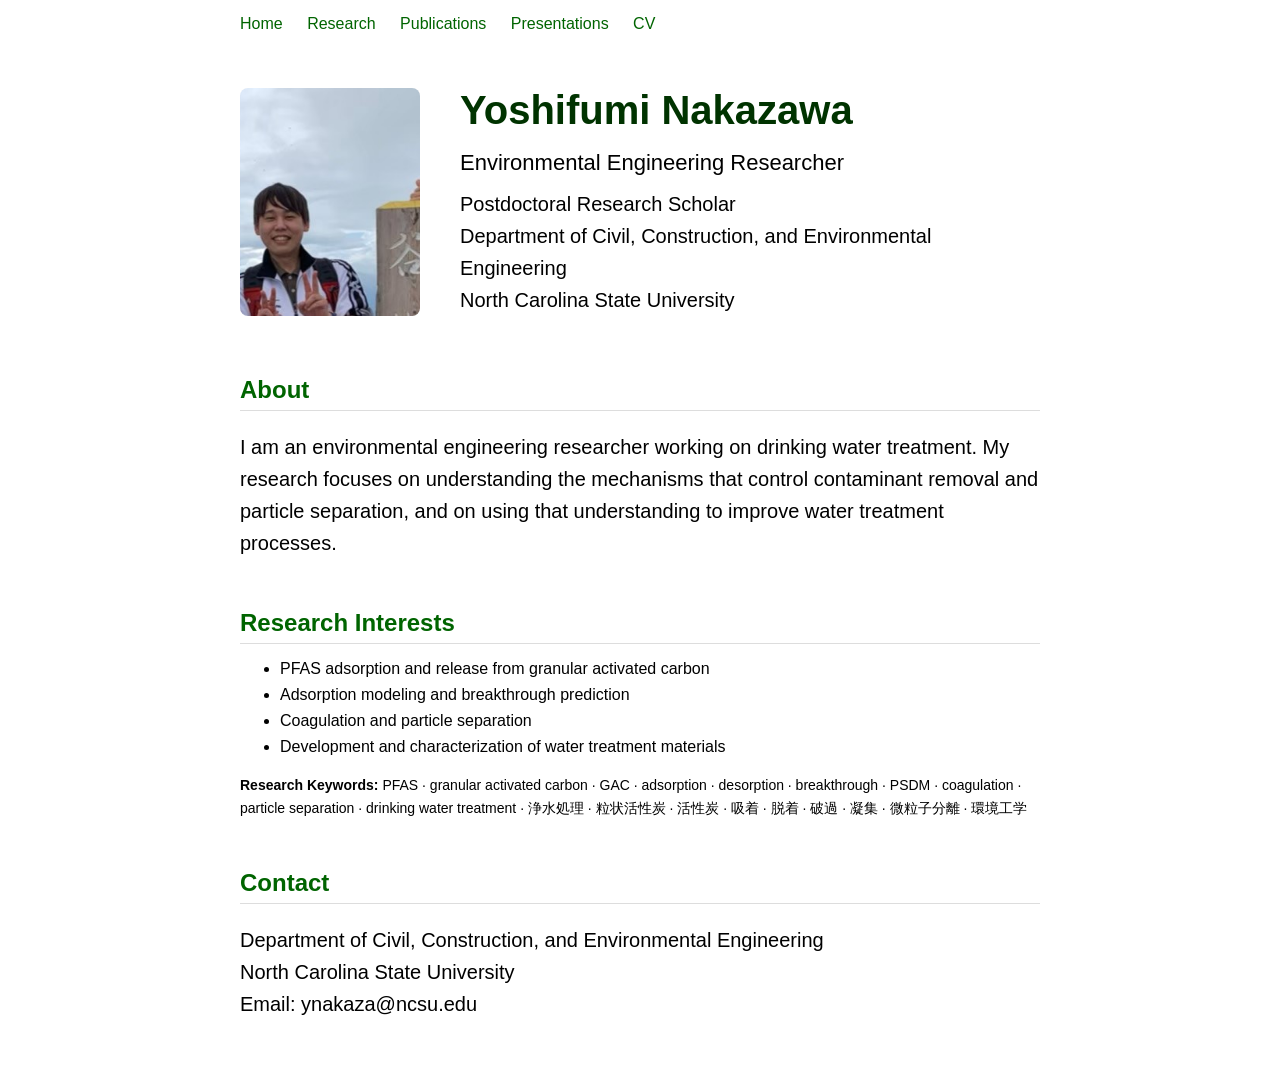
<file: index.html>
<!DOCTYPE html>
<html>
<head>
  <title>Yoshifumi Nakazawa</title>
  <link rel="stylesheet" href="style.css">

</head>

<body>

  <nav>
    <a href="index.html">Home</a>
    <a href="research.html">Research</a>
    <a href="publications.html">Publications</a>
    <a href="presentations.html">Presentations</a>
    <a href="cv.html">CV</a>
  </nav>
<div class="profile-header">

  <img src="me.jpg"
       alt="Yoshifumi Nakazawa"
       class="profile-photo">

  <div class="profile-info">
    <h1>Yoshifumi Nakazawa</h1>

    <p class="subtitle">
      Environmental Engineering Researcher
    </p>

    <p>
      Postdoctoral Research Scholar<br>
      Department of Civil, Construction, and Environmental Engineering<br>
      North Carolina State University
    </p>
  </div>

</div>
  <h2>About</h2>

  <p>
    I am an environmental engineering researcher working on drinking water
    treatment. My research focuses on understanding the mechanisms that
    control contaminant removal and particle separation, and on using that
    understanding to improve water treatment processes.
  </p>

  <h2>Research Interests</h2>

  <ul>
    <li>PFAS adsorption and release from granular activated carbon</li>
    <li>Adsorption modeling and breakthrough prediction</li>
    <li>Coagulation and particle separation</li>
    <li>Development and characterization of water treatment materials</li>
  </ul>
<div class="research-keywords">
  <strong>Research Keywords:</strong>
  PFAS · granular activated carbon · GAC · adsorption · desorption ·
  breakthrough · PSDM · coagulation · particle separation ·
  drinking water treatment · 浄水処理 · 粒状活性炭 · 活性炭 ·
  吸着 · 脱着 · 破過 · 凝集 · 微粒子分離 · 環境工学
</div>

<h2>Contact</h2>

<p>
  Department of Civil, Construction, and Environmental Engineering<br>
  North Carolina State University<br>
  Email: ynakaza@ncsu.edu
</p>
</body>
</html>
</file>
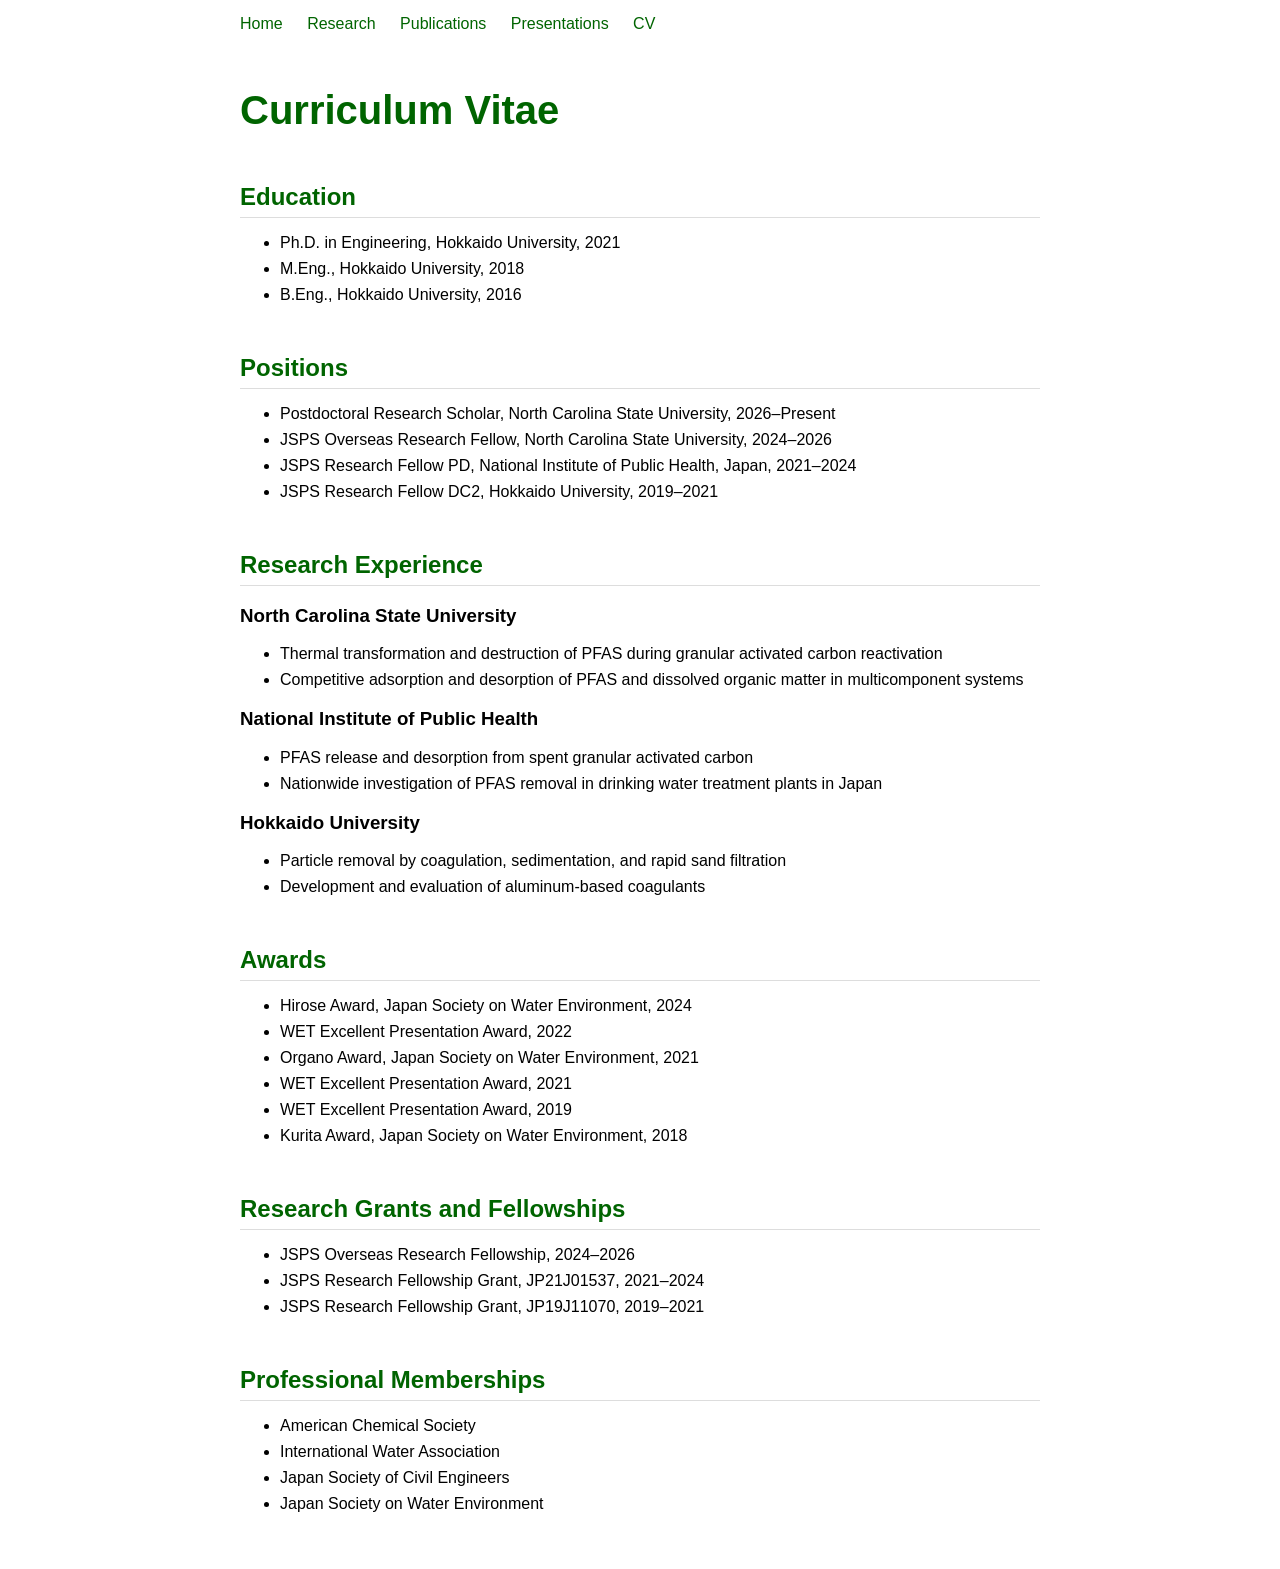
<file: cv.html>
<!DOCTYPE html>
<html>
<head>
  <title>CV | Yoshifumi Nakazawa</title>
  <link rel="stylesheet" href="style.css">
</head>

<body>

  <nav>
    <a href="index.html">Home</a>
    <a href="research.html">Research</a>
    <a href="publications.html">Publications</a>
    <a href="presentations.html">Presentations</a>
    <a href="cv.html">CV</a>
  </nav>

  <h1>Curriculum Vitae</h1>

  <h2>Education</h2>
  <ul>
    <li>Ph.D. in Engineering, Hokkaido University, 2021</li>
    <li>M.Eng., Hokkaido University, 2018</li>
    <li>B.Eng., Hokkaido University, 2016</li>
  </ul>

  <h2>Positions</h2>
  <ul>
    <li>
      Postdoctoral Research Scholar,
      North Carolina State University,
      2026–Present
    </li>
    <li>
      JSPS Overseas Research Fellow,
      North Carolina State University,
      2024–2026
    </li>
    <li>
      JSPS Research Fellow PD,
      National Institute of Public Health, Japan,
      2021–2024
    </li>
    <li>
      JSPS Research Fellow DC2,
      Hokkaido University,
      2019–2021
    </li>
  </ul>

  <h2>Research Experience</h2>

  <h3>North Carolina State University</h3>
  <ul>
    <li>
      Thermal transformation and destruction of PFAS during
      granular activated carbon reactivation
    </li>
    <li>
      Competitive adsorption and desorption of PFAS and
      dissolved organic matter in multicomponent systems
    </li>
  </ul>

  <h3>National Institute of Public Health</h3>
  <ul>
    <li>
      PFAS release and desorption from spent granular activated carbon
    </li>
    <li>
      Nationwide investigation of PFAS removal in drinking water
      treatment plants in Japan
    </li>
  </ul>

  <h3>Hokkaido University</h3>
  <ul>
    <li>
      Particle removal by coagulation, sedimentation, and rapid sand filtration
    </li>
    <li>
      Development and evaluation of aluminum-based coagulants
    </li>
  </ul>

  <h2>Awards</h2>
  <ul>
    <li>Hirose Award, Japan Society on Water Environment, 2024</li>
    <li>WET Excellent Presentation Award, 2022</li>
    <li>Organo Award, Japan Society on Water Environment, 2021</li>
    <li>WET Excellent Presentation Award, 2021</li>
    <li>WET Excellent Presentation Award, 2019</li>
    <li>Kurita Award, Japan Society on Water Environment, 2018</li>
  </ul>

  <h2>Research Grants and Fellowships</h2>
  <ul>
    <li>JSPS Overseas Research Fellowship, 2024–2026</li>
    <li>JSPS Research Fellowship Grant, JP21J01537, 2021–2024</li>
    <li>JSPS Research Fellowship Grant, JP19J11070, 2019–2021</li>
  </ul>

  <h2>Professional Memberships</h2>
  <ul>
    <li>American Chemical Society</li>
    <li>International Water Association</li>
    <li>Japan Society of Civil Engineers</li>
    <li>Japan Society on Water Environment</li>
  </ul>

</body>
</html>
</file>
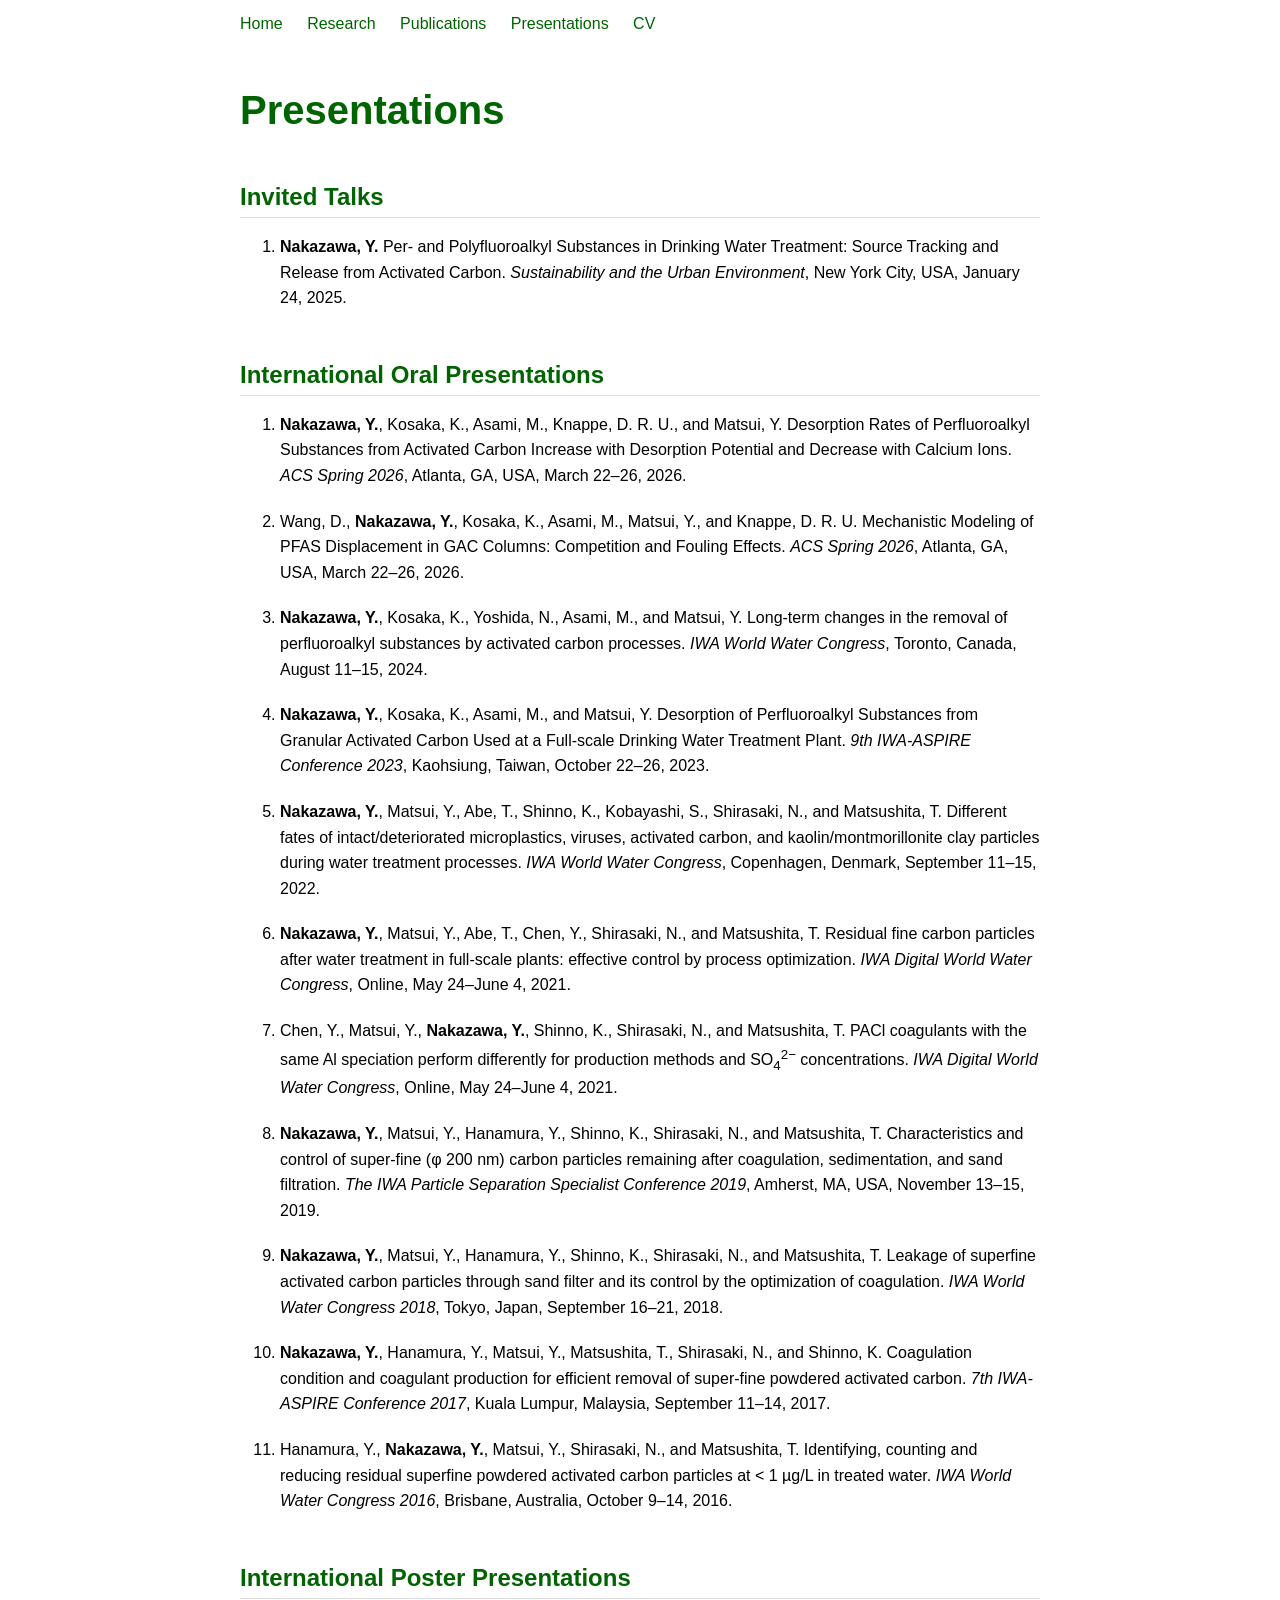
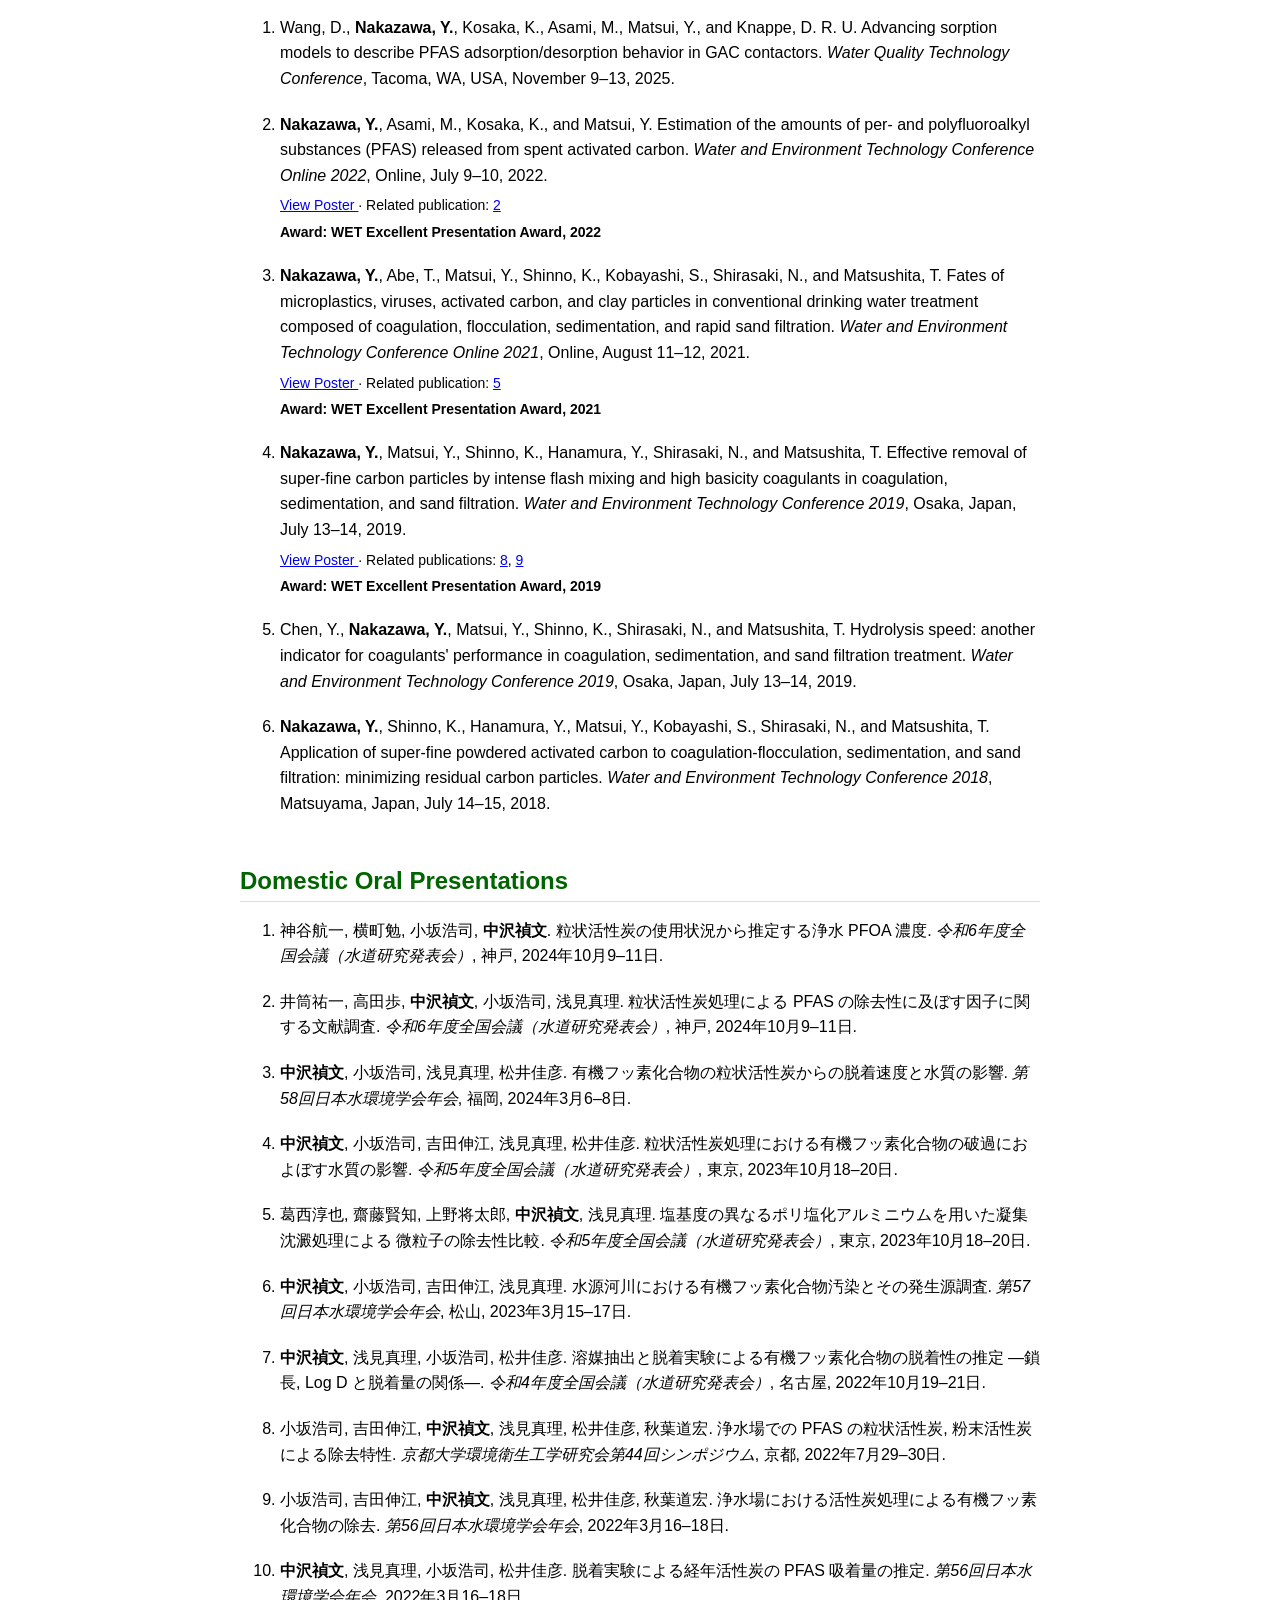
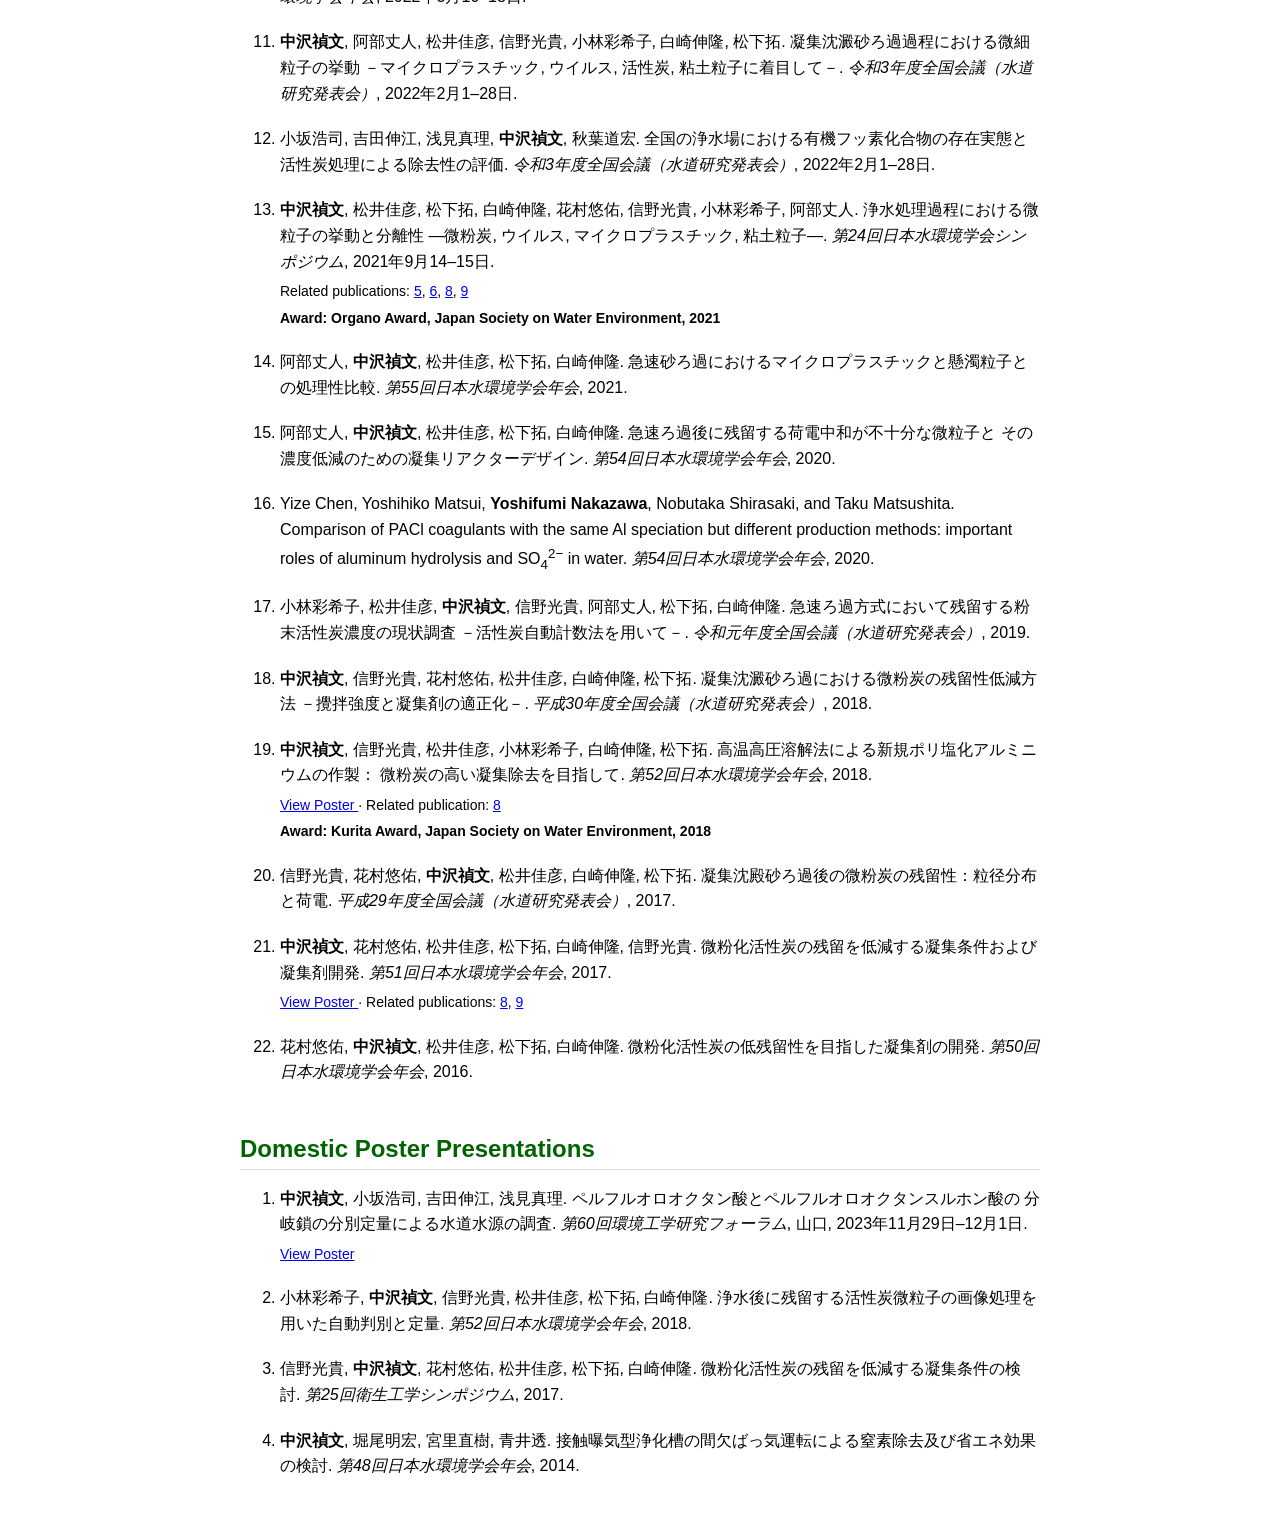
<file: presentations.html>
<!DOCTYPE html>
<html lang="en">

<head>
  <meta charset="UTF-8">
  <meta name="viewport" content="width=device-width, initial-scale=1.0">

  <title>Presentations | Yoshifumi Nakazawa</title>

  <link rel="stylesheet" href="style.css">
</head>

<body>

  <nav>
    <a href="index.html">Home</a>
    <a href="research.html">Research</a>
    <a href="publications.html">Publications</a>
    <a href="presentations.html">Presentations</a>
    <a href="cv.html">CV</a>
  </nav>


  <h1>Presentations</h1>


  <h2>Invited Talks</h2>

  <ol class="presentations">

    <li>
      <strong>Nakazawa, Y.</strong>
      Per- and Polyfluoroalkyl Substances in Drinking Water Treatment:
      Source Tracking and Release from Activated Carbon.
      <em>Sustainability and the Urban Environment</em>,
      New York City, USA, January 24, 2025.
    </li>

  </ol>


  <h2>International Oral Presentations</h2>

  <ol class="presentations">

    <li>
      <strong>Nakazawa, Y.</strong>, Kosaka, K., Asami, M.,
      Knappe, D. R. U., and Matsui, Y.
      Desorption Rates of Perfluoroalkyl Substances from Activated Carbon
      Increase with Desorption Potential and Decrease with Calcium Ions.
      <em>ACS Spring 2026</em>,
      Atlanta, GA, USA, March 22–26, 2026.
    </li>

    <li>
      Wang, D., <strong>Nakazawa, Y.</strong>, Kosaka, K.,
      Asami, M., Matsui, Y., and Knappe, D. R. U.
      Mechanistic Modeling of PFAS Displacement in GAC Columns:
      Competition and Fouling Effects.
      <em>ACS Spring 2026</em>,
      Atlanta, GA, USA, March 22–26, 2026.
    </li>

    <li>
      <strong>Nakazawa, Y.</strong>, Kosaka, K., Yoshida, N.,
      Asami, M., and Matsui, Y.
      Long-term changes in the removal of perfluoroalkyl substances
      by activated carbon processes.
      <em>IWA World Water Congress</em>,
      Toronto, Canada, August 11–15, 2024.
    </li>

    <li>
      <strong>Nakazawa, Y.</strong>, Kosaka, K., Asami, M.,
      and Matsui, Y.
      Desorption of Perfluoroalkyl Substances from Granular Activated Carbon
      Used at a Full-scale Drinking Water Treatment Plant.
      <em>9th IWA-ASPIRE Conference 2023</em>,
      Kaohsiung, Taiwan, October 22–26, 2023.
    </li>

    <li>
      <strong>Nakazawa, Y.</strong>, Matsui, Y., Abe, T.,
      Shinno, K., Kobayashi, S., Shirasaki, N., and Matsushita, T.
      Different fates of intact/deteriorated microplastics, viruses,
      activated carbon, and kaolin/montmorillonite clay particles
      during water treatment processes.
      <em>IWA World Water Congress</em>,
      Copenhagen, Denmark, September 11–15, 2022.
    </li>

    <li>
      <strong>Nakazawa, Y.</strong>, Matsui, Y., Abe, T.,
      Chen, Y., Shirasaki, N., and Matsushita, T.
      Residual fine carbon particles after water treatment in full-scale plants:
      effective control by process optimization.
      <em>IWA Digital World Water Congress</em>,
      Online, May 24–June 4, 2021.
    </li>

    <li>
      Chen, Y., Matsui, Y., <strong>Nakazawa, Y.</strong>,
      Shinno, K., Shirasaki, N., and Matsushita, T.
      PACl coagulants with the same Al speciation perform differently
      for production methods and SO<sub>4</sub><sup>2−</sup> concentrations.
      <em>IWA Digital World Water Congress</em>,
      Online, May 24–June 4, 2021.
    </li>

    <li>
      <strong>Nakazawa, Y.</strong>, Matsui, Y., Hanamura, Y.,
      Shinno, K., Shirasaki, N., and Matsushita, T.
      Characteristics and control of super-fine (φ 200 nm) carbon particles
      remaining after coagulation, sedimentation, and sand filtration.
      <em>The IWA Particle Separation Specialist Conference 2019</em>,
      Amherst, MA, USA, November 13–15, 2019.
    </li>

    <li>
      <strong>Nakazawa, Y.</strong>, Matsui, Y., Hanamura, Y.,
      Shinno, K., Shirasaki, N., and Matsushita, T.
      Leakage of superfine activated carbon particles through sand filter
      and its control by the optimization of coagulation.
      <em>IWA World Water Congress 2018</em>,
      Tokyo, Japan, September 16–21, 2018.
    </li>

    <li>
      <strong>Nakazawa, Y.</strong>, Hanamura, Y., Matsui, Y.,
      Matsushita, T., Shirasaki, N., and Shinno, K.
      Coagulation condition and coagulant production for efficient removal
      of super-fine powdered activated carbon.
      <em>7th IWA-ASPIRE Conference 2017</em>,
      Kuala Lumpur, Malaysia, September 11–14, 2017.
    </li>

    <li>
      Hanamura, Y., <strong>Nakazawa, Y.</strong>, Matsui, Y.,
      Shirasaki, N., and Matsushita, T.
      Identifying, counting and reducing residual superfine powdered
      activated carbon particles at &lt; 1 µg/L in treated water.
      <em>IWA World Water Congress 2016</em>,
      Brisbane, Australia, October 9–14, 2016.
    </li>

  </ol>


  <h2>International Poster Presentations</h2>

  <ol class="presentations">

    <li>
      Wang, D., <strong>Nakazawa, Y.</strong>, Kosaka, K.,
      Asami, M., Matsui, Y., and Knappe, D. R. U.
      Advancing sorption models to describe PFAS adsorption/desorption
      behavior in GAC contactors.
      <em>Water Quality Technology Conference</em>,
      Tacoma, WA, USA, November 9–13, 2025.
    </li>

<li>
  <strong>Nakazawa, Y.</strong>, Asami, M., Kosaka, K., and Matsui, Y.
  Estimation of the amounts of per- and polyfluoroalkyl substances
  (PFAS) released from spent activated carbon.
  <em>Water and Environment Technology Conference Online 2022</em>,
  Online, July 9–10, 2022.

  <div class="presentation-links">
    <a href="poster-wet2022.html">
      View Poster
    </a>
    ·
    Related publication:
    <a href="publications.html#pub2">2</a>
  </div>

  <div class="presentation-award">
    Award: WET Excellent Presentation Award, 2022
  </div>
</li>

<li>
  <strong>Nakazawa, Y.</strong>, Abe, T., Matsui, Y.,
  Shinno, K., Kobayashi, S., Shirasaki, N., and Matsushita, T.
  Fates of microplastics, viruses, activated carbon, and clay particles
  in conventional drinking water treatment composed of coagulation,
  flocculation, sedimentation, and rapid sand filtration.
  <em>Water and Environment Technology Conference Online 2021</em>,
  Online, August 11–12, 2021.

  <div class="presentation-links">
    <a href="poster-wet2021.html">
      View Poster
    </a>
    ·
    Related publication:
    <a href="publications.html#pub5">5</a>
  </div>

  <div class="presentation-award">
    Award: WET Excellent Presentation Award, 2021
  </div>
</li>

<li>
  <strong>Nakazawa, Y.</strong>, Matsui, Y., Shinno, K.,
  Hanamura, Y., Shirasaki, N., and Matsushita, T.
  Effective removal of super-fine carbon particles by intense flash mixing
  and high basicity coagulants in coagulation, sedimentation,
  and sand filtration.
  <em>Water and Environment Technology Conference 2019</em>,
  Osaka, Japan, July 13–14, 2019.

  <div class="presentation-links">
    <a href="poster-wet2019.html">
      View Poster
    </a>
    ·
    Related publications:
    <a href="publications.html#pub8">8</a>,
    <a href="publications.html#pub9">9</a>
  </div>

  <div class="presentation-award">
    Award: WET Excellent Presentation Award, 2019
  </div>
</li>

    <li>
      Chen, Y., <strong>Nakazawa, Y.</strong>, Matsui, Y.,
      Shinno, K., Shirasaki, N., and Matsushita, T.
      Hydrolysis speed: another indicator for coagulants' performance
      in coagulation, sedimentation, and sand filtration treatment.
      <em>Water and Environment Technology Conference 2019</em>,
      Osaka, Japan, July 13–14, 2019.
    </li>

    <li>
      <strong>Nakazawa, Y.</strong>, Shinno, K., Hanamura, Y.,
      Matsui, Y., Kobayashi, S., Shirasaki, N., and Matsushita, T.
      Application of super-fine powdered activated carbon to
      coagulation-flocculation, sedimentation, and sand filtration:
      minimizing residual carbon particles.
      <em>Water and Environment Technology Conference 2018</em>,
      Matsuyama, Japan, July 14–15, 2018.
    </li>

  </ol>
<h2>Domestic Oral Presentations</h2>

<ol class="presentations">

  <li>
    神谷航一, 横町勉, 小坂浩司, <strong>中沢禎文</strong>.
    粒状活性炭の使用状況から推定する浄水 PFOA 濃度.
    <em>令和6年度全国会議（水道研究発表会）</em>,
    神戸, 2024年10月9–11日.
  </li>

  <li>
    井筒祐一, 高田歩, <strong>中沢禎文</strong>, 小坂浩司, 浅見真理.
    粒状活性炭処理による PFAS の除去性に及ぼす因子に関する文献調査.
    <em>令和6年度全国会議（水道研究発表会）</em>,
    神戸, 2024年10月9–11日.
  </li>

  <li>
    <strong>中沢禎文</strong>, 小坂浩司, 浅見真理, 松井佳彦.
    有機フッ素化合物の粒状活性炭からの脱着速度と水質の影響.
    <em>第58回日本水環境学会年会</em>,
    福岡, 2024年3月6–8日.
  </li>

  <li>
    <strong>中沢禎文</strong>, 小坂浩司, 吉田伸江, 浅見真理, 松井佳彦.
    粒状活性炭処理における有機フッ素化合物の破過におよぼす水質の影響.
    <em>令和5年度全国会議（水道研究発表会）</em>,
    東京, 2023年10月18–20日.
  </li>

  <li>
    葛西淳也, 齋藤賢知, 上野将太郎, <strong>中沢禎文</strong>, 浅見真理.
    塩基度の異なるポリ塩化アルミニウムを用いた凝集沈澱処理による
    微粒子の除去性比較.
    <em>令和5年度全国会議（水道研究発表会）</em>,
    東京, 2023年10月18–20日.
  </li>

  <li>
    <strong>中沢禎文</strong>, 小坂浩司, 吉田伸江, 浅見真理.
    水源河川における有機フッ素化合物汚染とその発生源調査.
    <em>第57回日本水環境学会年会</em>,
    松山, 2023年3月15–17日.
  </li>

  <li>
    <strong>中沢禎文</strong>, 浅見真理, 小坂浩司, 松井佳彦.
    溶媒抽出と脱着実験による有機フッ素化合物の脱着性の推定
    ―鎖長, Log D と脱着量の関係―.
    <em>令和4年度全国会議（水道研究発表会）</em>,
    名古屋, 2022年10月19–21日.
  </li>

  <li>
    小坂浩司, 吉田伸江, <strong>中沢禎文</strong>, 浅見真理,
    松井佳彦, 秋葉道宏.
    浄水場での PFAS の粒状活性炭, 粉末活性炭による除去特性.
    <em>京都大学環境衛生工学研究会第44回シンポジウム</em>,
    京都, 2022年7月29–30日.
  </li>

  <li>
    小坂浩司, 吉田伸江, <strong>中沢禎文</strong>, 浅見真理,
    松井佳彦, 秋葉道宏.
    浄水場における活性炭処理による有機フッ素化合物の除去.
    <em>第56回日本水環境学会年会</em>,
    2022年3月16–18日.
  </li>

  <li>
    <strong>中沢禎文</strong>, 浅見真理, 小坂浩司, 松井佳彦.
    脱着実験による経年活性炭の PFAS 吸着量の推定.
    <em>第56回日本水環境学会年会</em>,
    2022年3月16–18日.
  </li>

  <li>
    <strong>中沢禎文</strong>, 阿部丈人, 松井佳彦, 信野光貴,
    小林彩希子, 白崎伸隆, 松下拓.
    凝集沈澱砂ろ過過程における微細粒子の挙動
    －マイクロプラスチック, ウイルス, 活性炭, 粘土粒子に着目して－.
    <em>令和3年度全国会議（水道研究発表会）</em>,
    2022年2月1–28日.
  </li>

  <li>
    小坂浩司, 吉田伸江, 浅見真理, <strong>中沢禎文</strong>, 秋葉道宏.
    全国の浄水場における有機フッ素化合物の存在実態と
    活性炭処理による除去性の評価.
    <em>令和3年度全国会議（水道研究発表会）</em>,
    2022年2月1–28日.
  </li>

<li>
  <strong>中沢禎文</strong>, 松井佳彦, 松下拓, 白崎伸隆,
  花村悠佑, 信野光貴, 小林彩希子, 阿部丈人.
  浄水処理過程における微粒子の挙動と分離性
  ―微粉炭, ウイルス, マイクロプラスチック, 粘土粒子―.
  <em>第24回日本水環境学会シンポジウム</em>,
  2021年9月14–15日.

  <div class="presentation-links">
    Related publications:
    <a href="publications.html#pub5">5</a>,
    <a href="publications.html#pub6">6</a>,
    <a href="publications.html#pub8">8</a>,
    <a href="publications.html#pub9">9</a>
  </div>

  <div class="presentation-award">
    Award: Organo Award, Japan Society on Water Environment, 2021
  </div>
</li>

  <li>
    阿部丈人, <strong>中沢禎文</strong>, 松井佳彦, 松下拓, 白崎伸隆.
    急速砂ろ過におけるマイクロプラスチックと懸濁粒子との処理性比較.
    <em>第55回日本水環境学会年会</em>,
    2021.
  </li>

  <li>
    阿部丈人, <strong>中沢禎文</strong>, 松井佳彦, 松下拓, 白崎伸隆.
    急速ろ過後に残留する荷電中和が不十分な微粒子と
    その濃度低減のための凝集リアクターデザイン.
    <em>第54回日本水環境学会年会</em>,
    2020.
  </li>

  <li>
    Yize Chen, Yoshihiko Matsui, <strong>Yoshifumi Nakazawa</strong>,
    Nobutaka Shirasaki, and Taku Matsushita.
    Comparison of PACl coagulants with the same Al speciation but different
    production methods: important roles of aluminum hydrolysis and
    SO<sub>4</sub><sup>2−</sup> in water.
    <em>第54回日本水環境学会年会</em>,
    2020.
  </li>

  <li>
    小林彩希子, 松井佳彦, <strong>中沢禎文</strong>, 信野光貴,
    阿部丈人, 松下拓, 白崎伸隆.
    急速ろ過方式において残留する粉末活性炭濃度の現状調査
    －活性炭自動計数法を用いて－.
    <em>令和元年度全国会議（水道研究発表会）</em>,
    2019.
  </li>

  <li>
    <strong>中沢禎文</strong>, 信野光貴, 花村悠佑, 松井佳彦,
    白崎伸隆, 松下拓.
    凝集沈澱砂ろ過における微粉炭の残留性低減方法
    －攪拌強度と凝集剤の適正化－.
    <em>平成30年度全国会議（水道研究発表会）</em>,
    2018.
  </li>

<li>
  <strong>中沢禎文</strong>, 信野光貴, 松井佳彦, 小林彩希子,
  白崎伸隆, 松下拓.
  高温高圧溶解法による新規ポリ塩化アルミニウムの作製：
  微粉炭の高い凝集除去を目指して.
  <em>第52回日本水環境学会年会</em>,
  2018.

  <div class="presentation-links">
<a href="poster-jswe2018.html">
  View Poster
</a>
    ·
    Related publication:
    <a href="publications.html#pub8">8</a>
  </div>

  <div class="presentation-award">
    Award: Kurita Award, Japan Society on Water Environment, 2018
  </div>
</li>

  <li>
    信野光貴, 花村悠佑, <strong>中沢禎文</strong>, 松井佳彦,
    白崎伸隆, 松下拓.
    凝集沈殿砂ろ過後の微粉炭の残留性：粒径分布と荷電.
    <em>平成29年度全国会議（水道研究発表会）</em>,
    2017.
  </li>

<li>
  <strong>中沢禎文</strong>, 花村悠佑, 松井佳彦, 松下拓,
  白崎伸隆, 信野光貴.
  微粉化活性炭の残留を低減する凝集条件および凝集剤開発.
  <em>第51回日本水環境学会年会</em>,
  2017.

  <div class="presentation-links">
    <a href="poster-jswe2017.html">
      View Poster
    </a>
    ·
    Related publications:
    <a href="publications.html#pub8">8</a>,
    <a href="publications.html#pub9">9</a>
  </div>
</li>

  <li>
    花村悠佑, <strong>中沢禎文</strong>, 松井佳彦, 松下拓, 白崎伸隆.
    微粉化活性炭の低残留性を目指した凝集剤の開発.
    <em>第50回日本水環境学会年会</em>,
    2016.
  </li>

</ol>


<h2>Domestic Poster Presentations</h2>

<ol class="presentations">

<li>
  <strong>中沢禎文</strong>, 小坂浩司, 吉田伸江, 浅見真理.
  ペルフルオロオクタン酸とペルフルオロオクタンスルホン酸の
  分岐鎖の分別定量による水道水源の調査.
  <em>第60回環境工学研究フォーラム</em>,
  山口, 2023年11月29日–12月1日.

  <div class="presentation-links">
    <a href="poster-eef2023.html">
      View Poster
    </a>
  </div>
</li>

  <li>
    小林彩希子, <strong>中沢禎文</strong>, 信野光貴, 松井佳彦,
    松下拓, 白崎伸隆.
    浄水後に残留する活性炭微粒子の画像処理を用いた自動判別と定量.
    <em>第52回日本水環境学会年会</em>,
    2018.
  </li>

  <li>
    信野光貴, <strong>中沢禎文</strong>, 花村悠佑, 松井佳彦,
    松下拓, 白崎伸隆.
    微粉化活性炭の残留を低減する凝集条件の検討.
    <em>第25回衛生工学シンポジウム</em>,
    2017.
  </li>

  <li>
    <strong>中沢禎文</strong>, 堀尾明宏, 宮里直樹, 青井透.
    接触曝気型浄化槽の間欠ばっ気運転による窒素除去及び省エネ効果の検討.
    <em>第48回日本水環境学会年会</em>,
    2014.
  </li>

</ol>
</body>

</html>
</file>
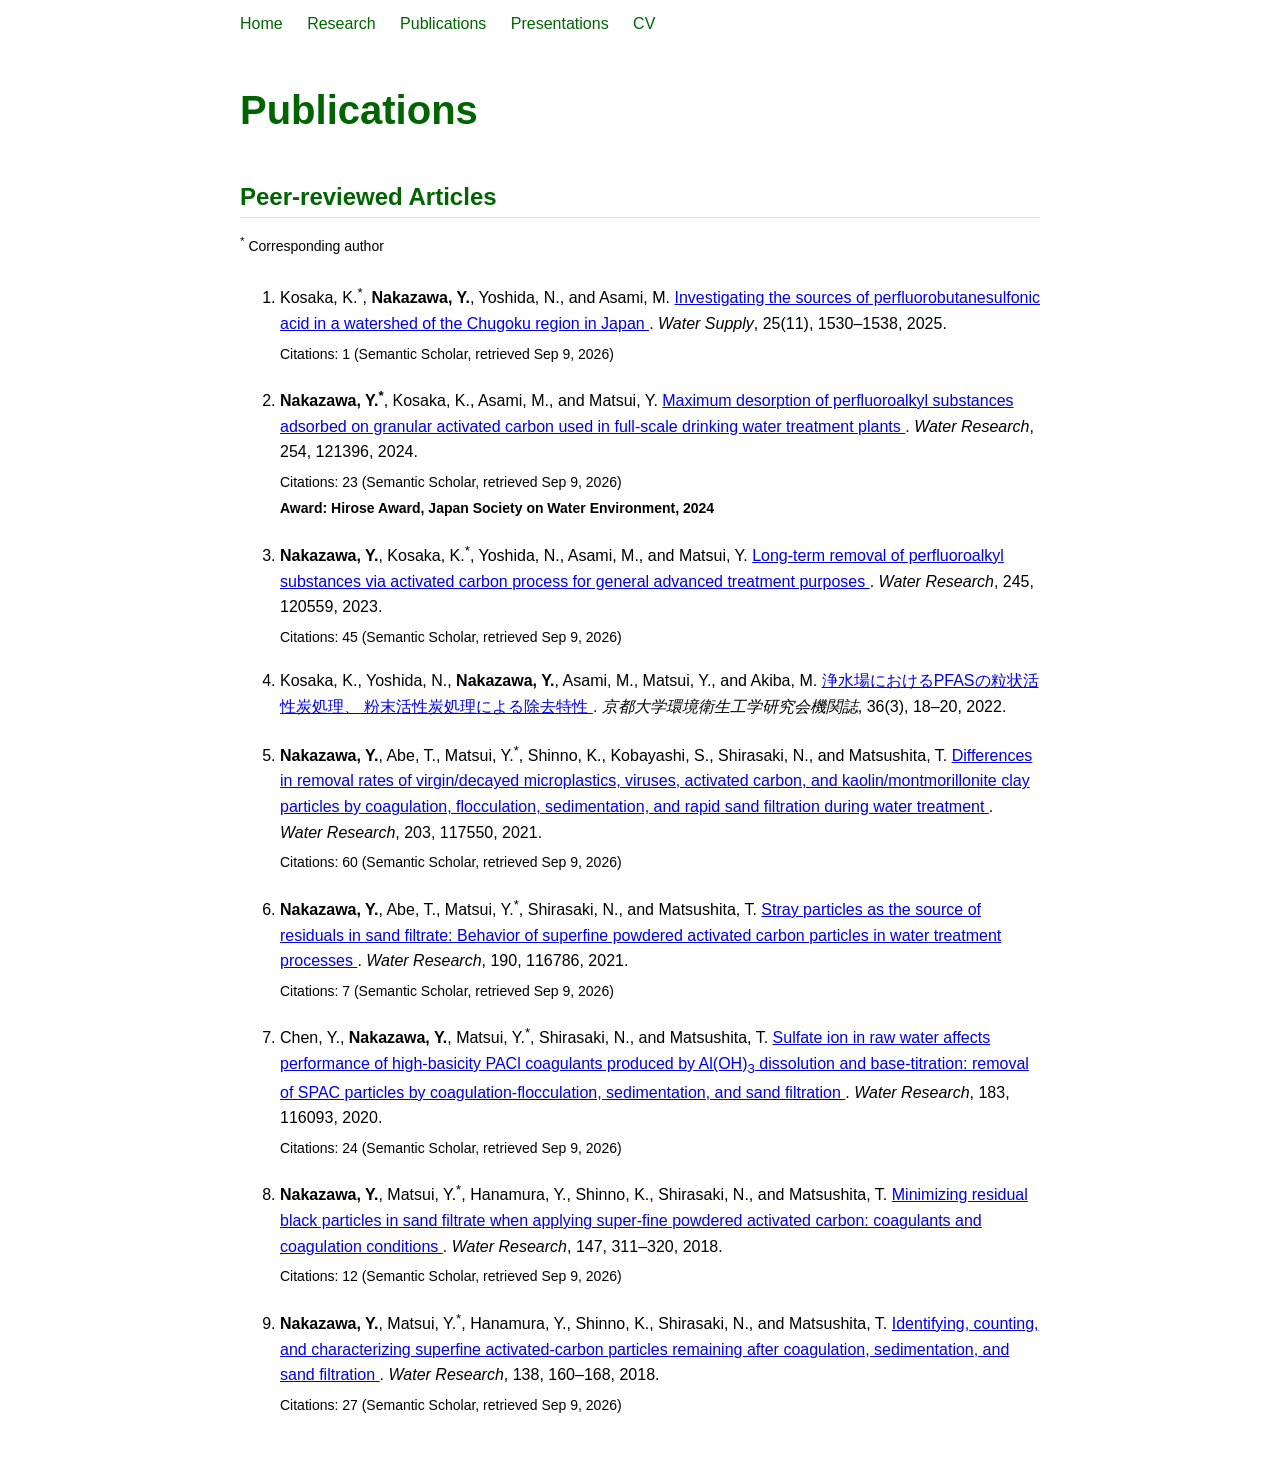
<file: publications.html>
<!DOCTYPE html>
<html>
<head>
  <title>Publications | Yoshifumi Nakazawa</title>
  <link rel="stylesheet" href="style.css">
</head>

<body>

  <nav>
    <a href="index.html">Home</a>
    <a href="research.html">Research</a>
    <a href="publications.html">Publications</a>
    <a href="presentations.html">Presentations</a>
    <a href="cv.html">CV</a>
  </nav>

  <h1>Publications</h1>

  <h2>Peer-reviewed Articles</h2>

  <p class="author-note">
    <sup>*</sup> Corresponding author
  </p>

  <ol class="publications">

    <li>
      Kosaka, K.<sup>*</sup>,
      <strong>Nakazawa, Y.</strong>,
      Yoshida, N., and Asami, M.
      <a href="https://doi.org/10.2166/ws.2025.094" target="_blank">
        Investigating the sources of perfluorobutanesulfonic acid
        in a watershed of the Chugoku region in Japan
      </a>.
      <em>Water Supply</em>,
      25(11), 1530–1538, 2025.
      <div class="citation-info" data-doi="10.2166/ws.2025.094">Citations: 1 (Semantic Scholar, retrieved Sep 9, 2026)</div>
    </li>

<li id="pub2">
      <strong>Nakazawa, Y.<sup>*</sup></strong>,
      Kosaka, K., Asami, M., and Matsui, Y.
      <a href="https://doi.org/10.1016/j.watres.2024.121396"
         target="_blank">
        Maximum desorption of perfluoroalkyl substances adsorbed
        on granular activated carbon used in full-scale drinking
        water treatment plants
      </a>.
      <em>Water Research</em>,
      254, 121396, 2024.
      <div class="citation-info" data-doi="10.1016/j.watres.2024.121396">Citations: 23 (Semantic Scholar, retrieved Sep 9, 2026)</div>
      <div class="publication-award">
  Award: Hirose Award, Japan Society on Water Environment, 2024
</div>
    </li>

    <li>
      <strong>Nakazawa, Y.</strong>,
      Kosaka, K.<sup>*</sup>,
      Yoshida, N., Asami, M., and Matsui, Y.
      <a href="https://doi.org/10.1016/j.watres.2023.120559"
         target="_blank">
        Long-term removal of perfluoroalkyl substances via activated
        carbon process for general advanced treatment purposes
      </a>.
      <em>Water Research</em>,
      245, 120559, 2023.
      <div class="citation-info" data-doi="10.1016/j.watres.2023.120559">Citations: 45 (Semantic Scholar, retrieved Sep 9, 2026)</div>
    </li>

    <li>
      Kosaka, K., Yoshida, N.,
      <strong>Nakazawa, Y.</strong>,
      Asami, M., Matsui, Y., and Akiba, M.
      <a href="https://niph.repo.nii.ac.jp/records/2001016"
         target="_blank">
        浄水場におけるPFASの粒状活性炭処理、
        粉末活性炭処理による除去特性
      </a>.
      <em>京都大学環境衛生工学研究会機関誌</em>,
      36(3), 18–20, 2022.
    </li>

<li id="pub5">
      <strong>Nakazawa, Y.</strong>,
      Abe, T., Matsui, Y.<sup>*</sup>,
      Shinno, K., Kobayashi, S.,
      Shirasaki, N., and Matsushita, T.
      <a href="https://doi.org/10.1016/j.watres.2021.117550"
         target="_blank">
        Differences in removal rates of virgin/decayed microplastics,
        viruses, activated carbon, and kaolin/montmorillonite clay
        particles by coagulation, flocculation, sedimentation, and
        rapid sand filtration during water treatment
      </a>.
      <em>Water Research</em>,
      203, 117550, 2021.
      <div class="citation-info" data-doi="10.1016/j.watres.2021.117550">Citations: 60 (Semantic Scholar, retrieved Sep 9, 2026)</div>
    </li>

<li id="pub6">
      <strong>Nakazawa, Y.</strong>,
      Abe, T., Matsui, Y.<sup>*</sup>,
      Shirasaki, N., and Matsushita, T.
      <a href="https://doi.org/10.1016/j.watres.2020.116786"
         target="_blank">
        Stray particles as the source of residuals in sand filtrate:
        Behavior of superfine powdered activated carbon particles
        in water treatment processes
      </a>.
      <em>Water Research</em>,
      190, 116786, 2021.
      <div class="citation-info" data-doi="10.1016/j.watres.2020.116786">Citations: 7 (Semantic Scholar, retrieved Sep 9, 2026)</div>
    </li>

    <li>
      Chen, Y.,
      <strong>Nakazawa, Y.</strong>,
      Matsui, Y.<sup>*</sup>,
      Shirasaki, N., and Matsushita, T.
      <a href="https://doi.org/10.1016/j.watres.2020.116093"
         target="_blank">
        Sulfate ion in raw water affects performance of high-basicity
        PACl coagulants produced by Al(OH)<sub>3</sub> dissolution
        and base-titration: removal of SPAC particles by
        coagulation-flocculation, sedimentation, and sand filtration
      </a>.
      <em>Water Research</em>,
      183, 116093, 2020.
      <div class="citation-info" data-doi="10.1016/j.watres.2020.116093">Citations: 24 (Semantic Scholar, retrieved Sep 9, 2026)</div>
    </li>

<li id="pub8">
      <strong>Nakazawa, Y.</strong>,
      Matsui, Y.<sup>*</sup>,
      Hanamura, Y., Shinno, K.,
      Shirasaki, N., and Matsushita, T.
      <a href="https://doi.org/10.1016/j.watres.2018.10.008"
         target="_blank">
        Minimizing residual black particles in sand filtrate when
        applying super-fine powdered activated carbon:
        coagulants and coagulation conditions
      </a>.
      <em>Water Research</em>,
      147, 311–320, 2018.
      <div class="citation-info" data-doi="10.1016/j.watres.2018.10.008">Citations: 12 (Semantic Scholar, retrieved Sep 9, 2026)</div>
    </li>

<li id="pub9">
      <strong>Nakazawa, Y.</strong>,
      Matsui, Y.<sup>*</sup>,
      Hanamura, Y., Shinno, K.,
      Shirasaki, N., and Matsushita, T.
      <a href="https://doi.org/10.1016/j.watres.2018.03.046"
         target="_blank">
        Identifying, counting, and characterizing superfine
        activated-carbon particles remaining after coagulation,
        sedimentation, and sand filtration
      </a>.
      <em>Water Research</em>,
      138, 160–168, 2018.
      <div class="citation-info" data-doi="10.1016/j.watres.2018.03.046">Citations: 27 (Semantic Scholar, retrieved Sep 9, 2026)</div>
    </li>

  </ol>

</body>
</html>
</file>
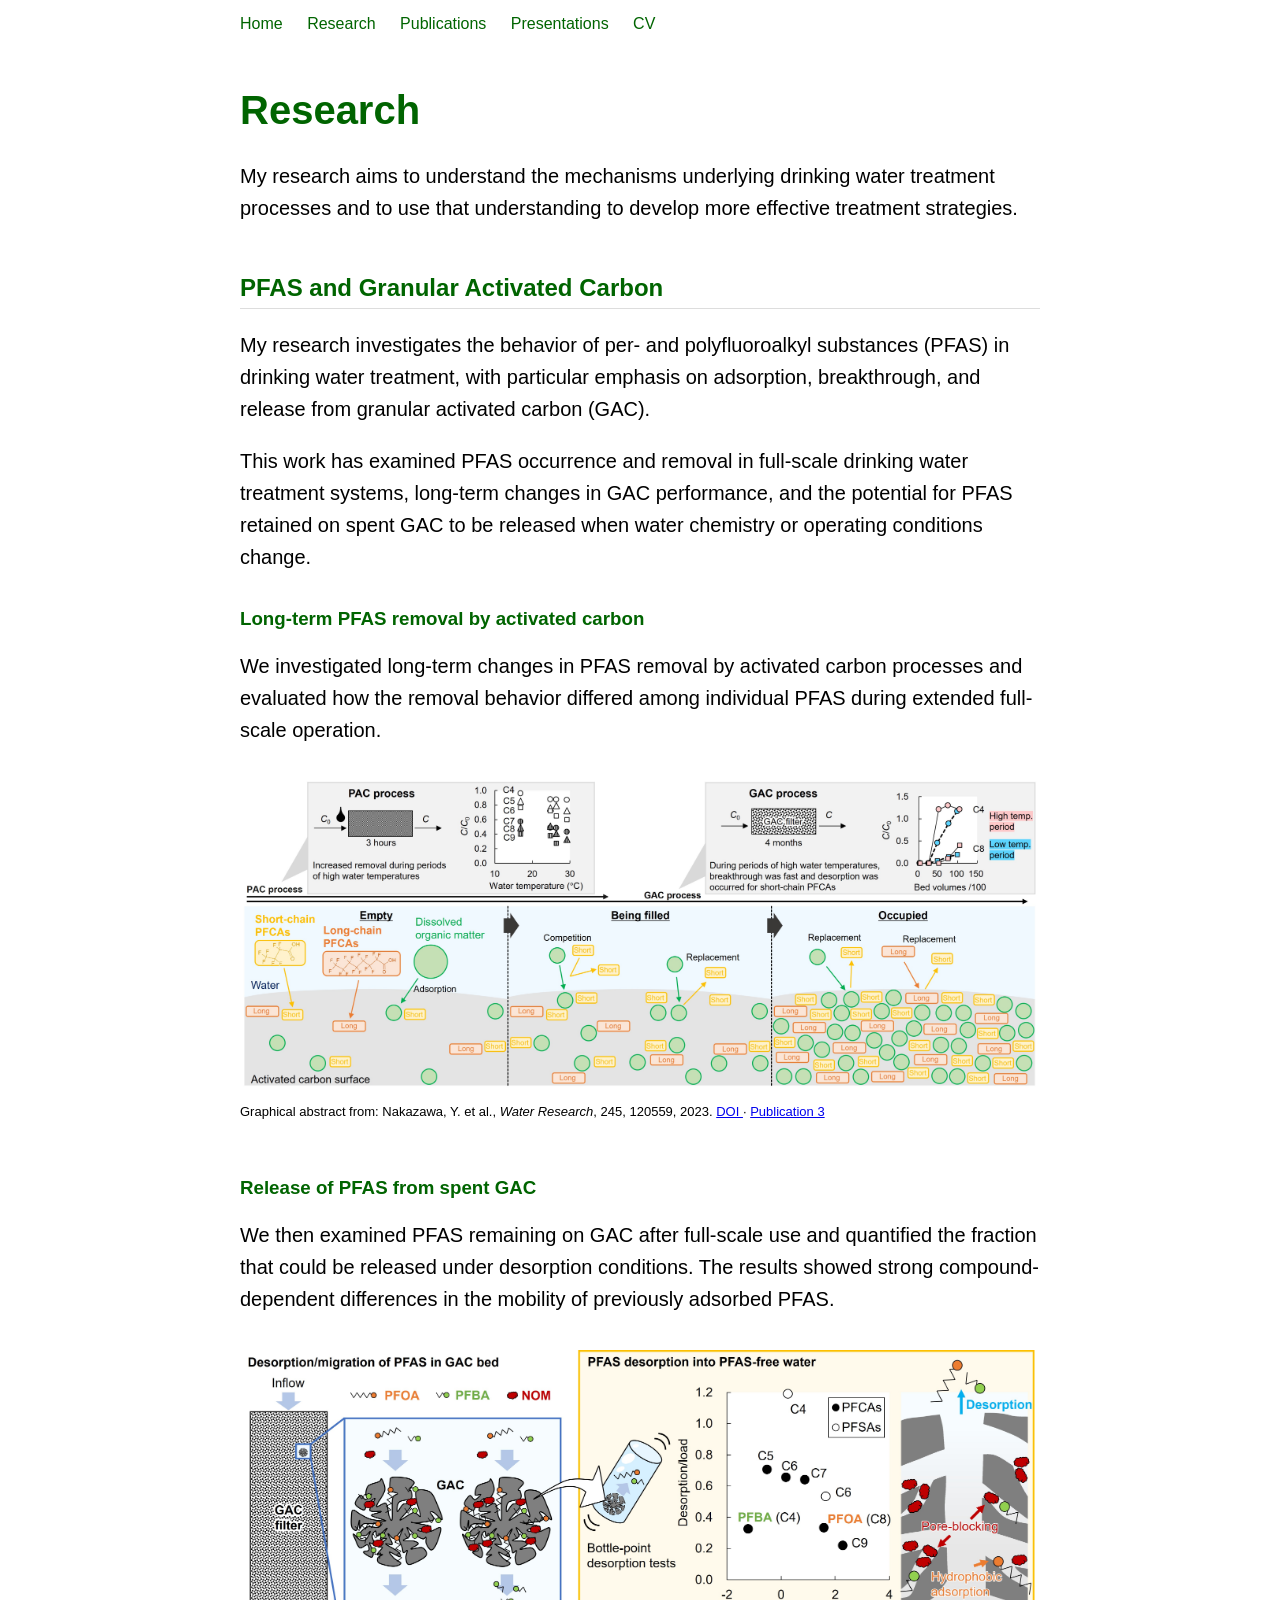
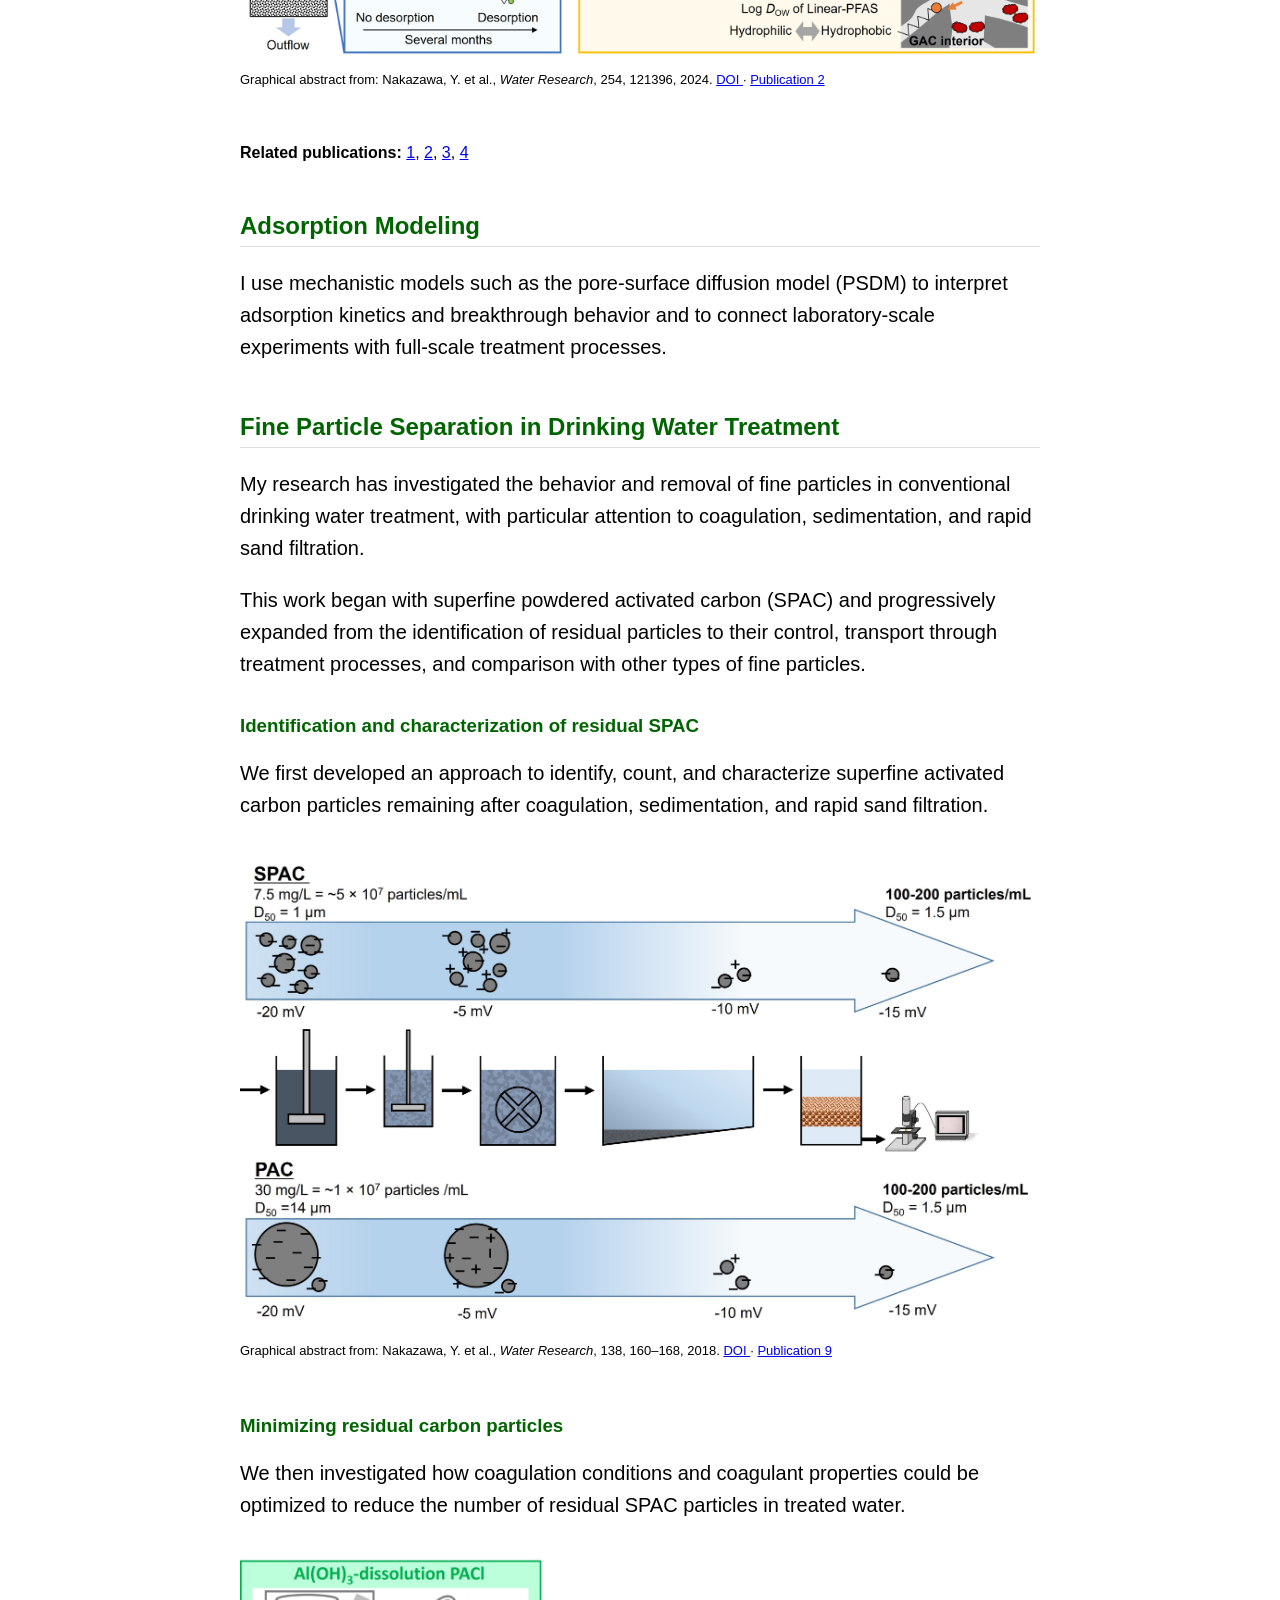
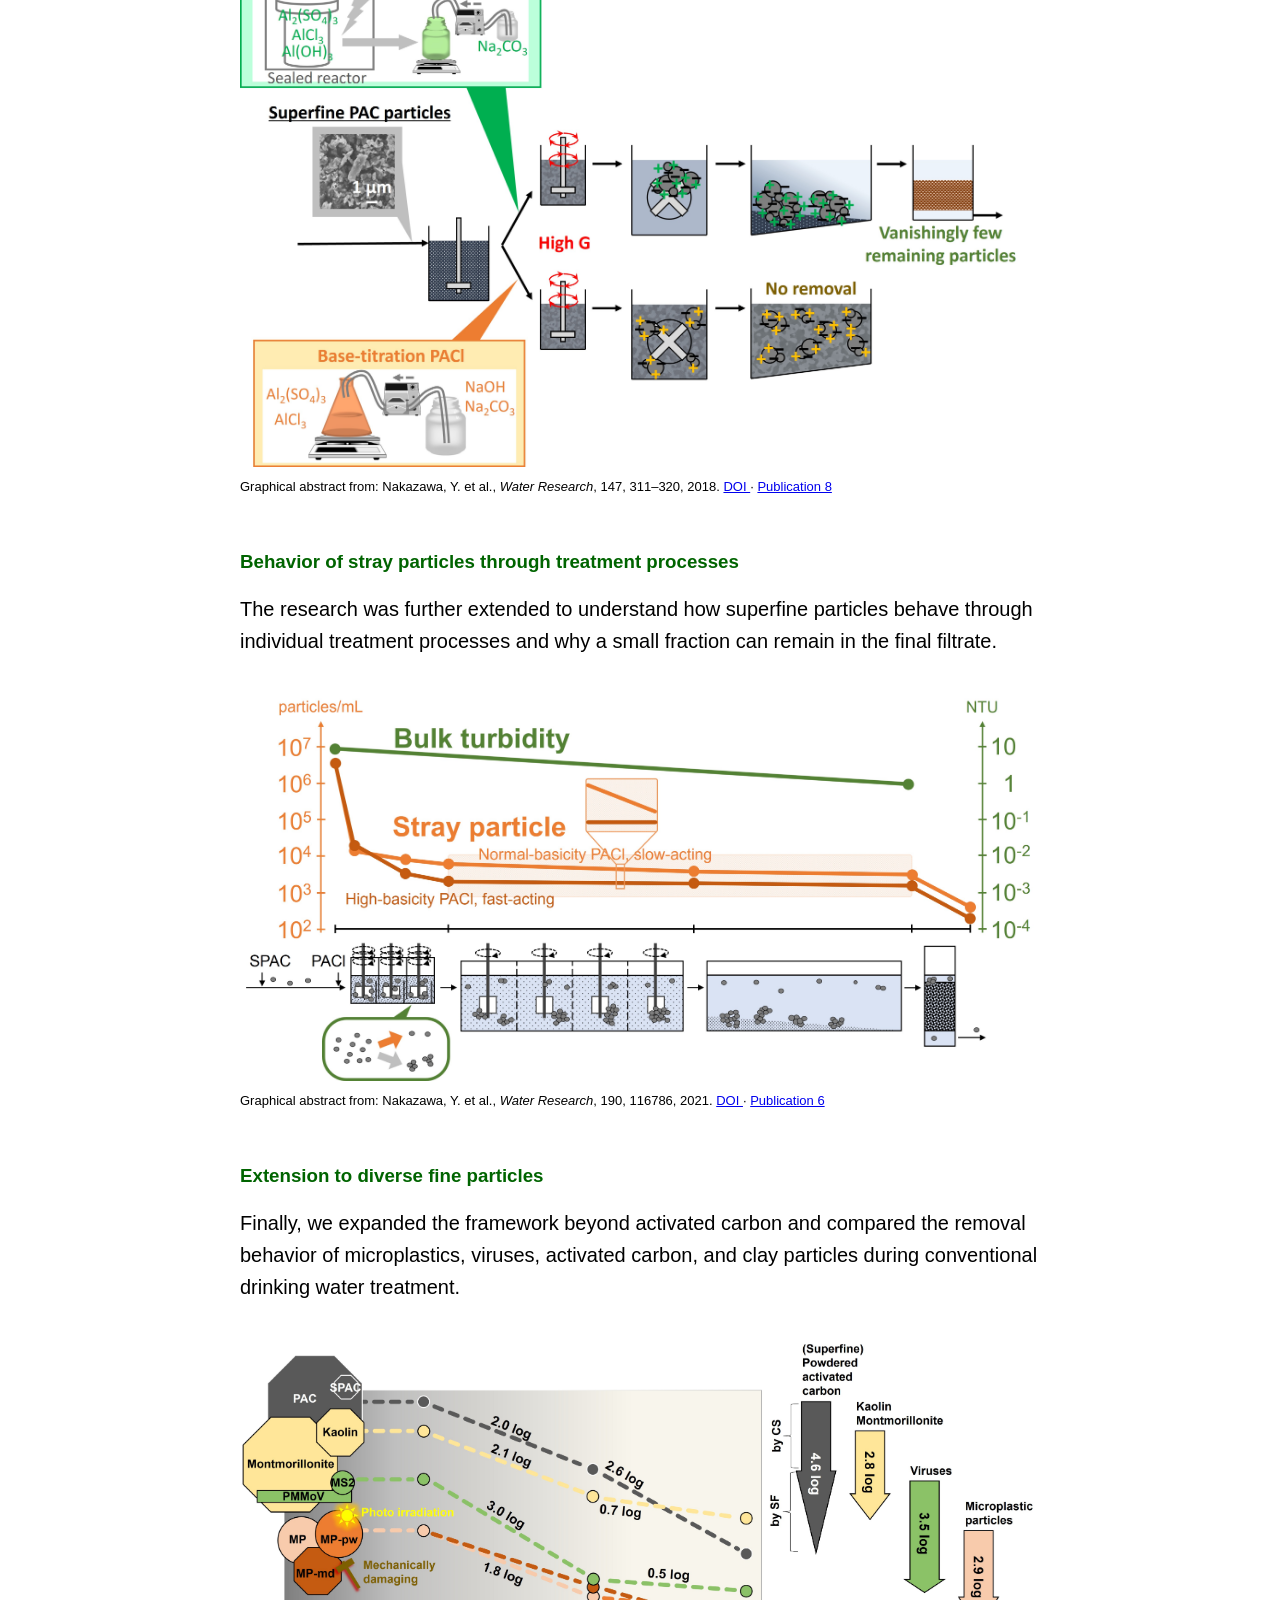
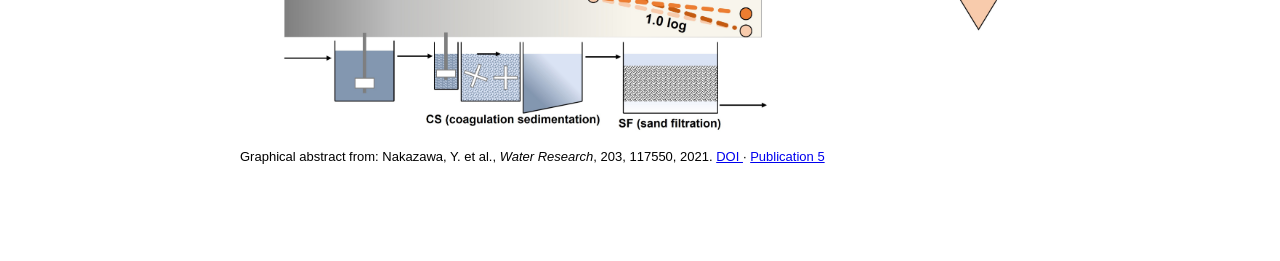
<file: research.html>
<!DOCTYPE html>
<html>
<head>
  <title>Research | Yoshifumi Nakazawa</title>
  <link rel="stylesheet" href="style.css">
</head>

<body>

  <nav>
    <a href="index.html">Home</a>
    <a href="research.html">Research</a>
    <a href="publications.html">Publications</a>
    <a href="presentations.html">Presentations</a>
    <a href="cv.html">CV</a>
  </nav>

  <h1>Research</h1>

  <p>
    My research aims to understand the mechanisms underlying drinking water
    treatment processes and to use that understanding to develop more effective
    treatment strategies.
  </p>

<h2>PFAS and Granular Activated Carbon</h2>

<p>
  My research investigates the behavior of per- and polyfluoroalkyl
  substances (PFAS) in drinking water treatment, with particular emphasis
  on adsorption, breakthrough, and release from granular activated carbon
  (GAC).
</p>

<p>
  This work has examined PFAS occurrence and removal in full-scale
  drinking water treatment systems, long-term changes in GAC performance,
  and the potential for PFAS retained on spent GAC to be released when
  water chemistry or operating conditions change.
</p>


<!-- Publication 3 -->

<div class="research-study">

  <h3>Long-term PFAS removal by activated carbon</h3>

  <p>
    We investigated long-term changes in PFAS removal by activated carbon
    processes and evaluated how the removal behavior differed among
    individual PFAS during extended full-scale operation.
  </p>

  <img
    src="images/ga_pub3.jpg"
    alt="Graphical abstract for long-term PFAS removal by activated carbon"
    class="research-figure"
  >

  <p class="figure-source">
    Graphical abstract from:
    Nakazawa, Y. et al.,
    <em>Water Research</em>, 245, 120559, 2023.
    <a href="https://doi.org/10.1016/j.watres.2023.120559"
       target="_blank">
      DOI
    </a>
    ·
    <a href="publications.html#pub3">
      Publication 3
    </a>
  </p>

</div>


<!-- Publication 2 -->

<div class="research-study">

  <h3>Release of PFAS from spent GAC</h3>

  <p>
    We then examined PFAS remaining on GAC after full-scale use and
    quantified the fraction that could be released under desorption
    conditions. The results showed strong compound-dependent differences
    in the mobility of previously adsorbed PFAS.
  </p>

  <img
    src="images/ga_pub2.jpg"
    alt="Graphical abstract for PFAS desorption from spent granular activated carbon"
    class="research-figure"
  >

  <p class="figure-source">
    Graphical abstract from:
    Nakazawa, Y. et al.,
    <em>Water Research</em>, 254, 121396, 2024.
    <a href="https://doi.org/10.1016/j.watres.2024.121396"
       target="_blank">
      DOI
    </a>
    ·
    <a href="publications.html#pub2">
      Publication 2
    </a>
  </p>

</div>


<div class="related-research">
  <strong>Related publications:</strong>
  <a href="publications.html#pub1">1</a>,
  <a href="publications.html#pub2">2</a>,
  <a href="publications.html#pub3">3</a>,
  <a href="publications.html#pub4">4</a>
</div>

  <h2>Adsorption Modeling</h2>

  <p>
    I use mechanistic models such as the pore-surface diffusion model (PSDM)
    to interpret adsorption kinetics and breakthrough behavior and to connect
    laboratory-scale experiments with full-scale treatment processes.
  </p>

<h2>Fine Particle Separation in Drinking Water Treatment</h2>

<p>
  My research has investigated the behavior and removal of fine particles
  in conventional drinking water treatment, with particular attention to
  coagulation, sedimentation, and rapid sand filtration.
</p>

<p>
  This work began with superfine powdered activated carbon (SPAC) and
  progressively expanded from the identification of residual particles
  to their control, transport through treatment processes, and comparison
  with other types of fine particles.
</p>


<!-- Publication 9 -->

<div class="research-study">

  <h3>Identification and characterization of residual SPAC</h3>

  <p>
    We first developed an approach to identify, count, and characterize
    superfine activated carbon particles remaining after coagulation,
    sedimentation, and rapid sand filtration.
  </p>

  <img
    src="images/ga_pub9.jpg"
    alt="Graphical abstract for residual superfine activated carbon particles"
    class="research-figure"
  >

  <p class="figure-source">
    Graphical abstract from:
    Nakazawa, Y. et al.,
    <em>Water Research</em>, 138, 160–168, 2018.
    <a href="https://doi.org/10.1016/j.watres.2018.03.046"
       target="_blank">
      DOI
    </a>
    ·
    <a href="publications.html#pub9">
      Publication 9
    </a>
  </p>

</div>


<!-- Publication 8 -->

<div class="research-study">

  <h3>Minimizing residual carbon particles</h3>

  <p>
    We then investigated how coagulation conditions and coagulant
    properties could be optimized to reduce the number of residual
    SPAC particles in treated water.
  </p>

  <img
    src="images/ga_pub8.jpg"
    alt="Graphical abstract for minimizing residual activated carbon particles"
    class="research-figure"
  >

  <p class="figure-source">
    Graphical abstract from:
    Nakazawa, Y. et al.,
    <em>Water Research</em>, 147, 311–320, 2018.
    <a href="https://doi.org/10.1016/j.watres.2018.10.008"
       target="_blank">
      DOI
    </a>
    ·
    <a href="publications.html#pub8">
      Publication 8
    </a>
  </p>

</div>


<!-- Publication 6 -->

<div class="research-study">

  <h3>Behavior of stray particles through treatment processes</h3>

  <p>
    The research was further extended to understand how superfine
    particles behave through individual treatment processes and why
    a small fraction can remain in the final filtrate.
  </p>

  <img
    src="images/ga_pub6.jpg"
    alt="Graphical abstract for stray particles in drinking water treatment"
    class="research-figure"
  >

  <p class="figure-source">
    Graphical abstract from:
    Nakazawa, Y. et al.,
    <em>Water Research</em>, 190, 116786, 2021.
    <a href="https://doi.org/10.1016/j.watres.2020.116786"
       target="_blank">
      DOI
    </a>
    ·
    <a href="publications.html#pub6">
      Publication 6
    </a>
  </p>

</div>


<!-- Publication 5 -->

<div class="research-study">

  <h3>Extension to diverse fine particles</h3>

  <p>
    Finally, we expanded the framework beyond activated carbon and
    compared the removal behavior of microplastics, viruses, activated
    carbon, and clay particles during conventional drinking water
    treatment.
  </p>

  <img
    src="images/ga_pub5.jpg"
    alt="Graphical abstract comparing the removal of different fine particles"
    class="research-figure"
  >

  <p class="figure-source">
    Graphical abstract from:
    Nakazawa, Y. et al.,
    <em>Water Research</em>, 203, 117550, 2021.
    <a href="https://doi.org/10.1016/j.watres.2021.117550"
       target="_blank">
      DOI
    </a>
    ·
    <a href="publications.html#pub5">
      Publication 5
    </a>
  </p>

</div>
</body>
</html>
</file>
<file: style.css>
body {
  font-family: Arial, sans-serif;
  max-width: 800px;
  margin: 0 auto;
  padding: 0 20px 40px;
}

h1 {
  font-size: 40px;
  color: darkgreen;
}

h2 {
  margin-top: 40px;
  margin-bottom: 10px;
  color: darkgreen;

  position: sticky;
  top: 50px;
  background: white;
  z-index: 900;
  padding: 10px 0 6px;
  border-bottom: 1px solid #ddd;
}

p {
  font-size: 20px;
  line-height: 1.6;
}

li {
  margin-bottom: 8px;
}

nav {
  position: sticky;
  top: 0;
  background: white;
  padding: 15px 0;
  margin-bottom: 40px;
  z-index: 1000;
}

nav a {
  margin-right: 20px;
  text-decoration: none;
  color: darkgreen;
}
.subtitle {
  font-size: 22px;
  margin-top: -20px;
  margin-bottom: 40px;
}

.author-note {
  font-size: 14px;
  margin-bottom: 25px;
}

.publications li {
  margin-bottom: 20px;
  line-height: 1.6;
}
.profile-header {
  display: grid;
  grid-template-columns: auto 1fr;
  gap: 40px;
  align-items: stretch;
  margin-bottom: 50px;
}

.profile-photo {
  width: 180px;
  height: 100%;
  object-fit: cover;
  border-radius: 8px;
}

.profile-info h1 {
  margin-top: 0;
  margin-bottom: 12px;
  color: #003300;
}

.profile-info p {
  margin-top: 8px;
  margin-bottom: 0;
}
@media (max-width: 600px) {
  .profile-header {
    grid-template-columns: 1fr;
    gap: 20px;
  }

  .profile-photo {
    width: 180px;
    height: auto;
  }

  nav {
    display: flex;
    gap: 12px;
    padding: 12px 0;
  }

  nav a {
    margin-right: 0;
    font-size: 14px;
    white-space: nowrap;
  }

  h2 {
    position: static;
  }
}
.presentations li {
  margin-bottom: 20px;
  line-height: 1.6;
}
.citation-info {
  font-size: 14px;
  margin-top: 6px;
}
.presentation-links {
  font-size: 14px;
  margin-top: 6px;
}

.presentation-award {
  font-size: 14px;
  margin-top: 4px;
  font-weight: bold;
}
.poster-image {
  width: 100%;
  height: auto;
}
.publication-award {
  font-size: 14px;
  margin-top: 4px;
  font-weight: bold;
}
.research-study {
  margin-top: 35px;
  margin-bottom: 55px;
}

.research-study h3 {
  margin-bottom: 10px;
  color: darkgreen;
}

.research-figure {
  width: 100%;
  height: auto;
  margin-top: 15px;
}

.figure-source {
  font-size: 13px;
  line-height: 1.5;
  margin-top: 6px;
}
.research-keywords {
  font-size: 14px;
  line-height: 1.6;
  margin-top: 18px;
  margin-bottom: 35px;
}
</file>
